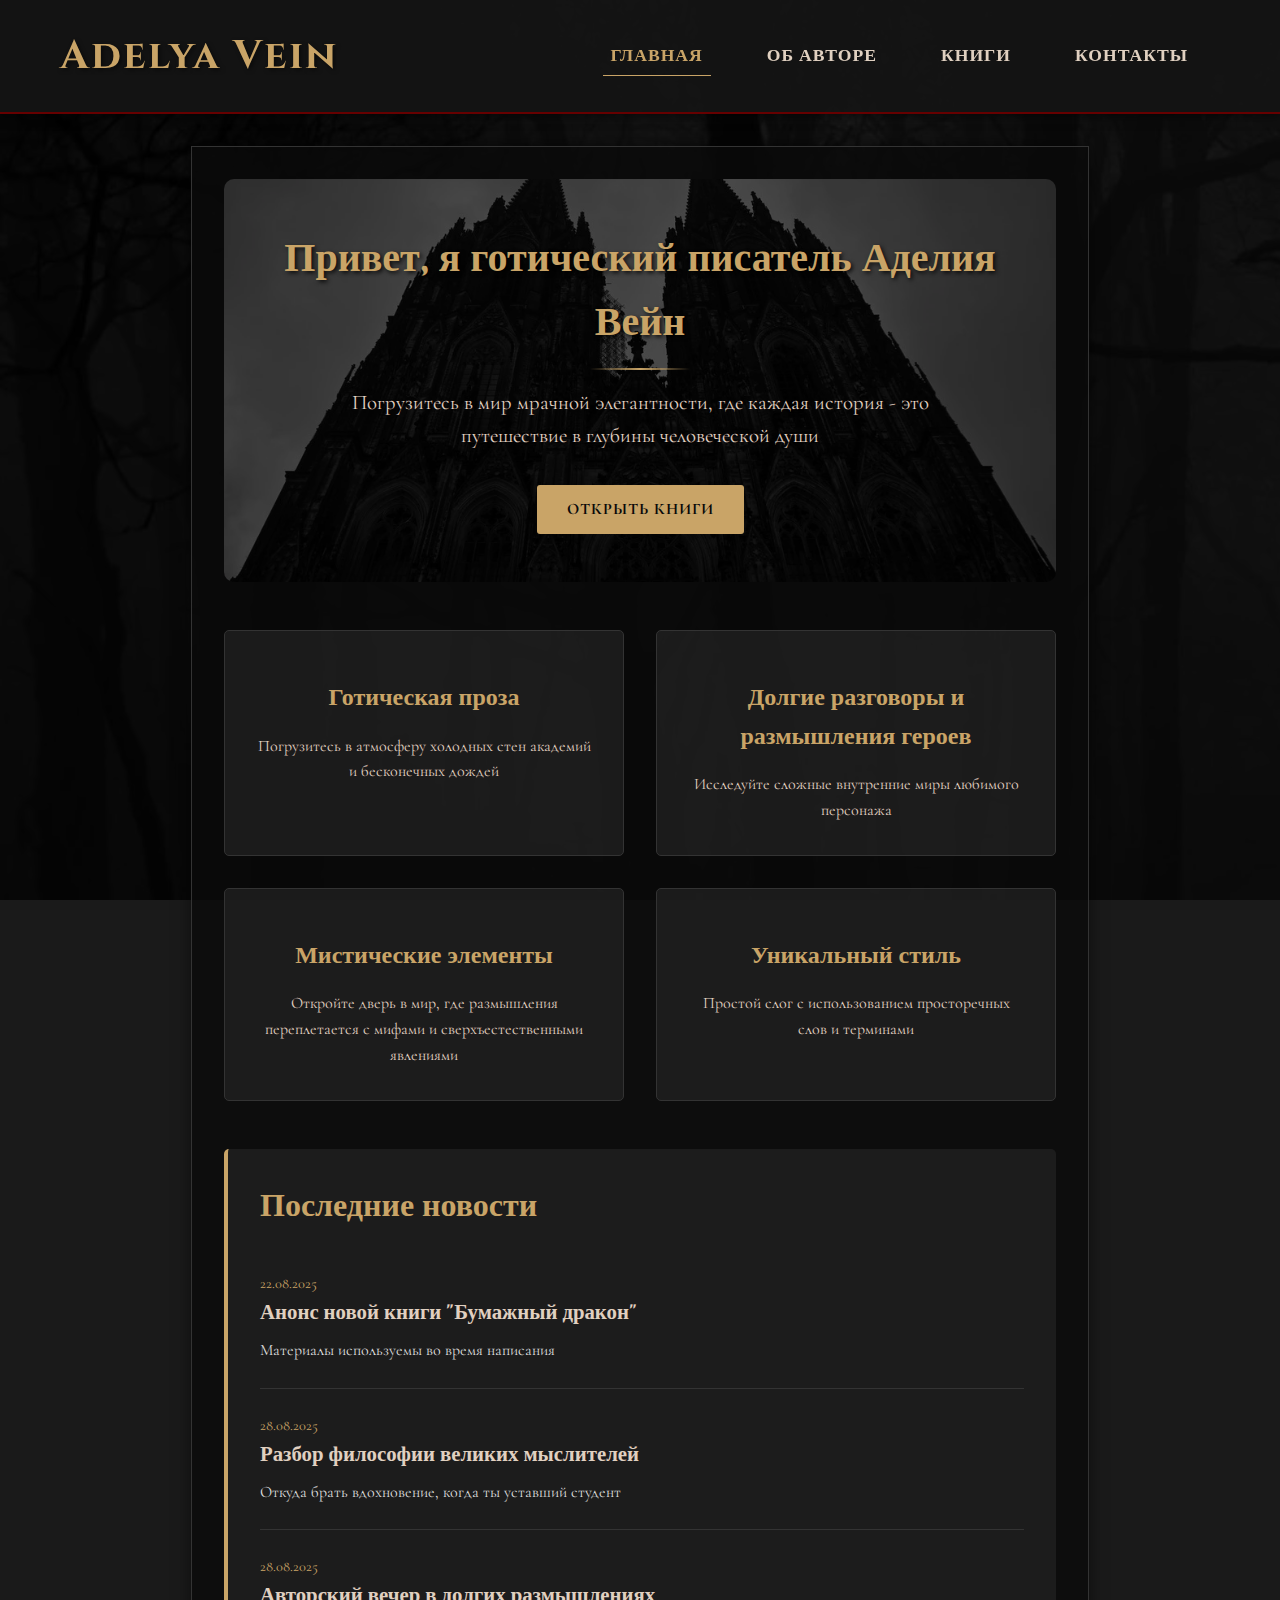
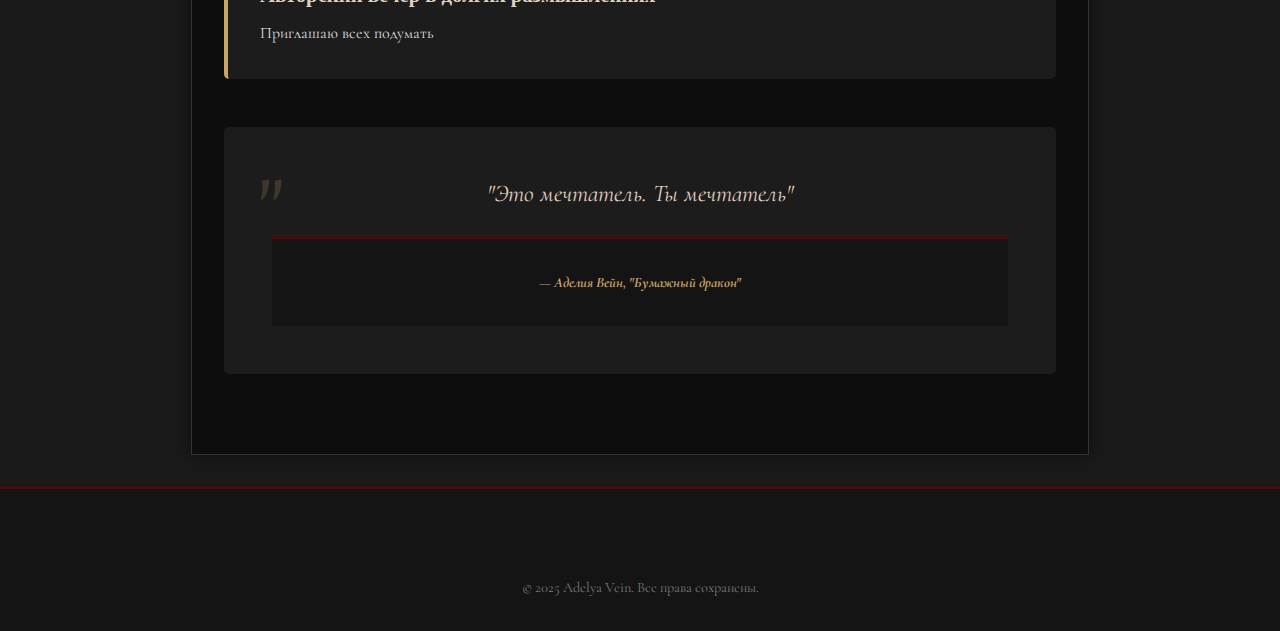
<file: index.html>
<!DOCTYPE html>
<html lang="ru">
<head>
    <meta charset="UTF-8">
    <meta name="viewport" content="width=device-width, initial-scale=1.0">
    <title>Adelya Vein | Главная</title>
    
    <!-- Preload critical resources -->
    <link rel="preload" href="styles.css" as="style">
    <link rel="preconnect" href="https://fonts.googleapis.com">
    <link rel="preconnect" href="https://fonts.gstatic.com" crossorigin>
    
    <!-- Font Awesome with only needed icons -->
    <link rel="stylesheet" href="https://cdnjs.cloudflare.com/ajax/libs/font-awesome/6.4.0/css/all.min.css" integrity="sha512-iecdLmaskl7CVkqkXNQ/ZH/XLlvWZOJyj7Yy7tcenmpD1ypASozpmT/E0iPtmFIB46ZmdtAc9eNBvH0H/ZpiBw==" crossorigin="anonymous" referrerpolicy="no-referrer" />
    
    <!-- Google Fonts with display=swap -->
    <link rel="stylesheet" href="https://fonts.googleapis.com/css2?family=Cinzel:wght@400;700&family=Cormorant+Garamond:ital,wght@0,400;0,600;1,400&display=swap">
    
    <link rel="stylesheet" href="styles.css">
    
    <!-- Стили для управления видимостью контента -->
    <style>
    .fonts-loading {
        opacity: 0;
    }
    .fonts-loaded {
        opacity: 1;
        transition: opacity 0.3s ease;
    }
    .sr-only {
        position: absolute;
        width: 1px;
        height: 1px;
        padding: 0;
        margin: -1px;
        overflow: hidden;
        clip: rect(0, 0, 0, 0);
        white-space: nowrap;
        border: 0;
    }
    </style>
</head>
<body class="fonts-loading">
    <header>
        <div class="header-container">
            <h1>Adelya Vein</h1>
            <nav>
                <ul>
                    <li><a href="index.html" class="active">Главная</a></li>
                    <li><a href="about.html">Об авторе</a></li>
                    <li><a href="books.html">Книги</a></li>
                    <li><a href="contact.html">Контакты</a></li>
                </ul>
            </nav>
            <button class="menu-toggle" aria-label="Открыть меню" aria-expanded="false">
                <span class="sr-only">Меню</span>
                <span></span>
                <span></span>
                <span></span>
            </button>
        </div>
    </header>

    <main>
        <section class="hero">
            <div class="hero-content animated">
                <h2>Привет, я готический писатель Аделия Вейн</h2>
                <p>Погрузитесь в мир мрачной элегантности, где каждая история - это путешествие в глубины человеческой души</p>
                <a href="books.html" class="cta-button">Открыть книги</a>
            </div>
        </section>

        <section class="features">
            <div class="feature-card animated">
                <div class="feature-icon">
                    <i class="fas fa-book-open" aria-hidden="true"></i>
                </div>
                <h3>Готическая проза</h3>
                <p>Погрузитесь в атмосферу холодных стен академий и бесконечных дождей</p>
            </div>
            
            <div class="feature-card animated">
                <div class="feature-icon">
                    <i class="fas fa-feather-alt" aria-hidden="true"></i>
                </div>
                <h3>Долгие разговоры и размышления героев</h3>
                <p>Исследуйте сложные внутренние миры любимого персонажа</p>
            </div>
            
            <div class="feature-card animated">
                <div class="feature-icon">
                    <i class="fas fa-moon" aria-hidden="true"></i>
                </div>
                <h3>Мистические элементы</h3>
                <p>Откройте дверь в мир, где размышления переплетается с мифами и сверхъестественными явлениями</p>
            </div>
			
			<div class="feature-card animated">
				<div class="feature-icon">
					<i class="fas fa-pen-nib" aria-hidden="true"></i>
				</div>
				<h3>Уникальный стиль</h3>
				<p>Простой слог с использованием просторечных слов и терминами</p>
			</div>
        </section>

        <section class="news-preview">
            <h2><i class="fas fa-newspaper" aria-hidden="true"></i> Последние новости</h2>
            
            <article class="news-item">
                <time class="news-date" datetime="1984-10-15">22.08.2025</time>
                <h3 class="news-title">Анонс новой книги "Бумажный дракон"</h3>
                <p class="news-excerpt">Материалы используемы во время написания</p>
            </article>
            
            <article class="news-item">
                <time class="news-date" datetime="2077-09-03">28.08.2025</time>
                <h3 class="news-title">Разбор философии великих мыслителей</h3>
                <p class="news-excerpt">Откуда брать вдохновение, когда ты уставший студент</p>
            </article>
            
            <article class="news-item">
                <time class="news-date" datetime="0777-08-20">28.08.2025</time>
                <h3 class="news-title">Авторский вечер в долгих размышлениях</h3>
                <p class="news-excerpt">Приглашаю всех подумать</p>
            </article>
        </section>

        <section class="quote-section">
            <blockquote class="quote">
                <p>"Это мечтатель. Ты мечтатель"</p>
                <footer class="author">— Аделия Вейн, <cite>"Бумажный дракон"</cite></footer>
            </blockquote>
        </section>
    </main>

    <footer>
        <div class="footer-content">
            <div class="social-links">
                <a href="#" aria-label="ВКонтакте" onclick="return false;"><i class="fab fa-vk" aria-hidden="true"></i></a>
                <a href="#" aria-label="Telegram" onclick="return false;"><i class="fab fa-telegram" aria-hidden="true"></i></a>
            </div>
            <p>&copy; 2025 Adelya Vein. Все права сохранены.</p>
        </div>
    </footer>

    <!-- Scripts at the end of body -->
    <script src="script.js"></script>
    <script>
    // Упрощенная логика загрузки шрифтов
    document.addEventListener('DOMContentLoaded', function() {
        // Используем современный API если доступен, иначе fallback
        if (document.fonts && document.fonts.ready) {
            document.fonts.ready.then(function() {
                document.body.classList.remove('fonts-loading');
                document.body.classList.add('fonts-loaded');
            }).catch(function() {
                // В случае ошибки все равно показываем контент
                showContent();
            });
        } else {
            // Fallback: показываем контент после короткой задержки
            setTimeout(showContent, 300);
        }
        
        // Резервный таймаут на случай проблем
        setTimeout(showContent, 2000);
        
        function showContent() {
            document.body.classList.remove('fonts-loading');
            document.body.classList.add('fonts-loaded');
        }
    });
    </script>
</body>
</html>
</file>
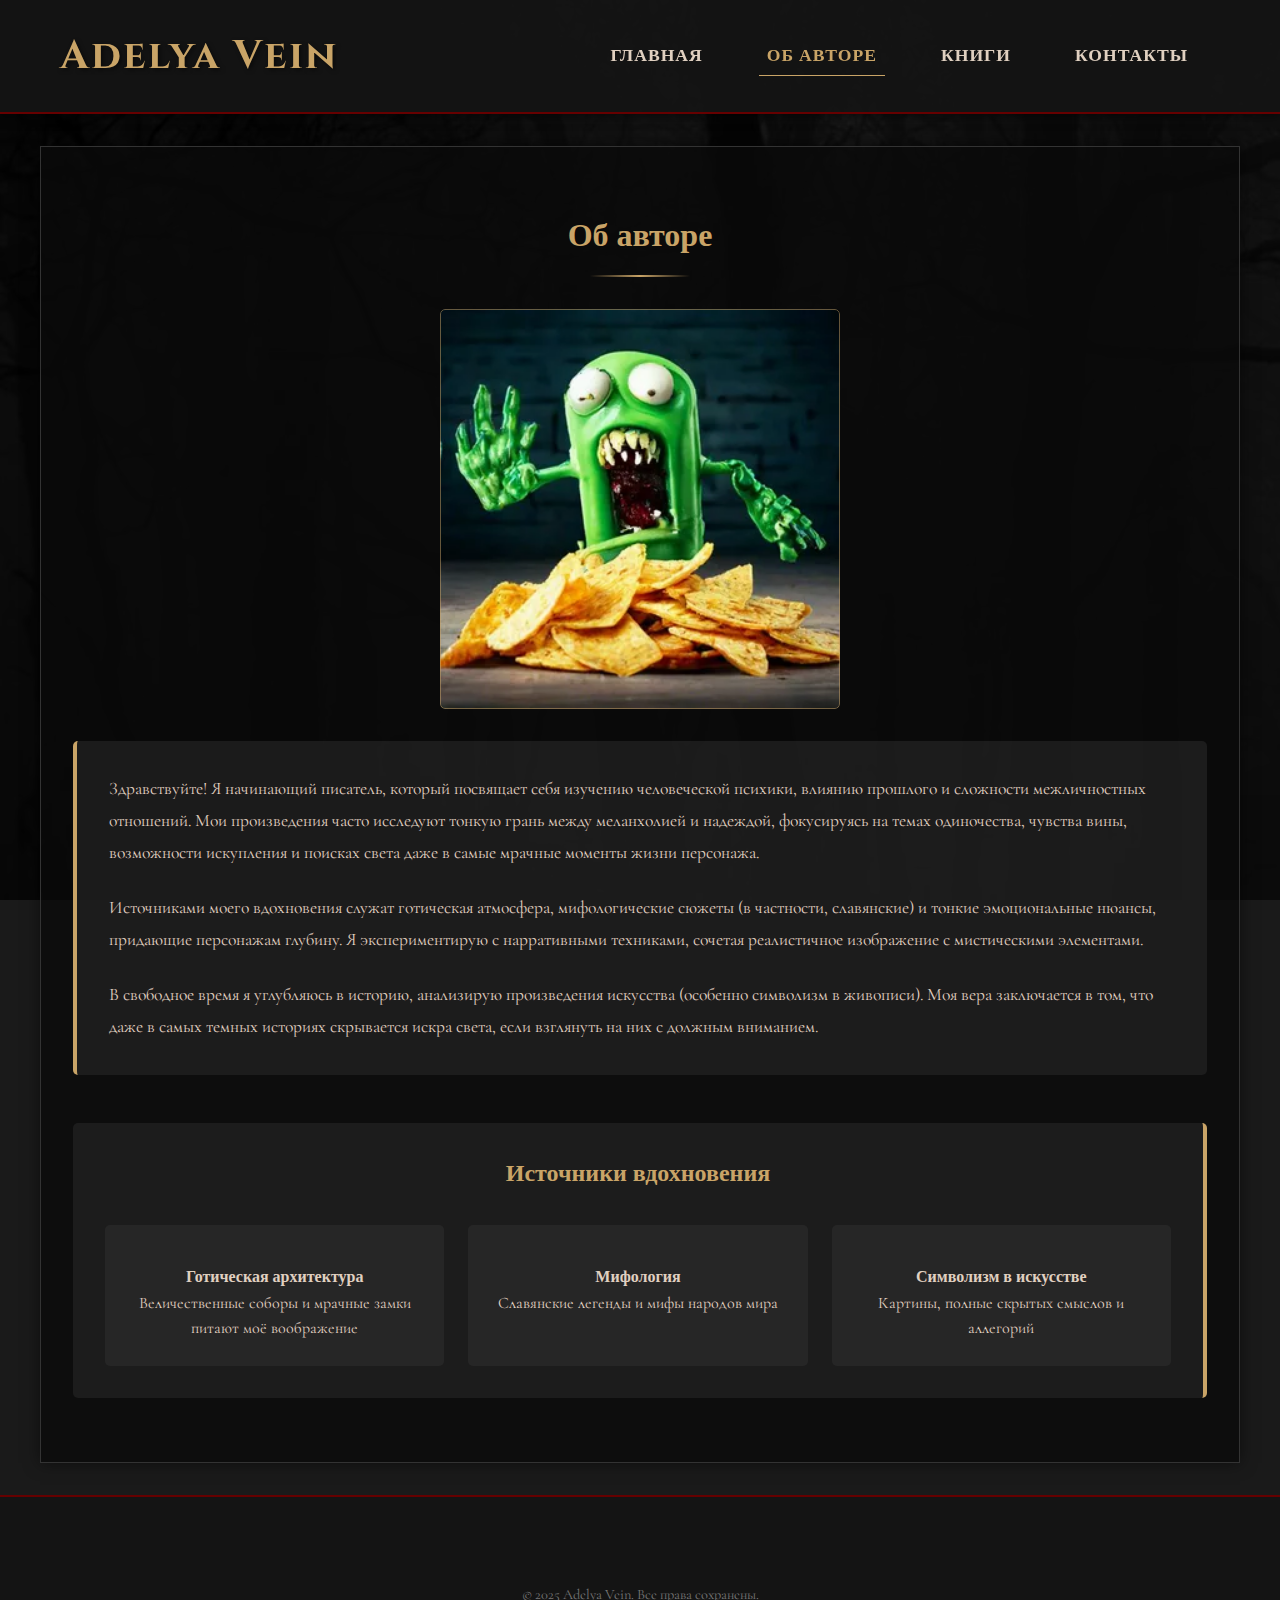
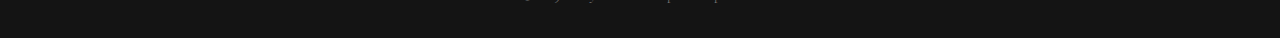
<file: about.html>
<!DOCTYPE html>
<html lang="ru">
<head>
    <meta charset="UTF-8">
    <meta name="viewport" content="width=device-width, initial-scale=1.0">
    <title>Adelya Vein | Об авторе</title>
    <meta name="description" content="Официальная страница автора Adelya Vein. Исследую грань между меланхолией и надеждой через готическую прозу и психологическую глубину.">
    
    <!-- Preload critical resources -->
    <link rel="preload" href="styles.css" as="style">
    <link rel="preconnect" href="https://fonts.googleapis.com">
    <link rel="preconnect" href="https://fonts.gstatic.com" crossorigin>
    
    <!-- Font Awesome with only needed icons -->
    <link rel="stylesheet" href="https://cdnjs.cloudflare.com/ajax/libs/font-awesome/6.4.0/css/all.min.css" integrity="sha512-iecdLmaskl7CVkqkXNQ/ZH/XLlvWZOJyj7Yy7tcenmpD1ypASozpmT/E0iPtmFIB46ZmdtAc9eNBvH0H/ZpiBw==" crossorigin="anonymous" referrerpolicy="no-referrer" />
    
    <!-- Google Fonts with display=swap -->
    <link rel="stylesheet" href="https://fonts.googleapis.com/css2?family=Cinzel:wght@400;700&family=Cormorant+Garamond:ital,wght@0,400;0,600;1,400&display=swap">
    
    <link rel="stylesheet" href="styles.css">
    
    <!-- Стили для управления видимостью контента -->
    <style>
    .fonts-loading {
        opacity: 0;
    }
    .fonts-loaded {
        opacity: 1;
        transition: opacity 0.3s ease;
    }
    .sr-only {
        position: absolute;
        width: 1px;
        height: 1px;
        padding: 0;
        margin: -1px;
        overflow: hidden;
        clip: rect(0, 0, 0, 0);
        white-space: nowrap;
        border: 0;
    }
    /* Локальные стили для ленивой загрузки изображений */
    .author-image img {
        opacity: 0;
        transition: opacity 0.5s ease;
    }
    .author-image img.loaded {
        opacity: 1;
    }
    /* Стили для кнопок соцсетей */
    .social-button {
        background: none;
        border: none;
        color: inherit;
        cursor: pointer;
        font-size: 1.5rem;
        margin: 0 10px;
        transition: color 0.3s ease;
    }
    .social-button:hover {
        color: #a67f78; /* Цвет при наведении */
    }
    </style>
</head>
<body class="fonts-loading">
    <header>
        <div class="header-container">
            <h1>Adelya Vein</h1>
            <nav>
                <ul>
                    <li><a href="index.html">Главная</a></li>
                    <li><a href="about.html" class="active">Об авторе</a></li>
                    <li><a href="books.html">Книги</a></li>
                    <li><a href="contact.html">Контакты</a></li>
                </ul>
            </nav>
            <button class="menu-toggle" aria-label="Открыть меню" aria-expanded="false">
                <span class="sr-only">Меню</span>
                <span></span>
                <span></span>
                <span></span>
            </button>
        </div>
    </header>

    <main>
        <section class="about-content">
            <h2>Об авторе</h2>
            <div class="author-bio">
                <div class="author-image animated">
                    <img 
                        src="images/avatar.jpg" 
                        alt="Портрет Adelya Vein" 
                        loading="lazy"
                        width="400"
                        height="400"
                        onload="this.classList.add('loaded')"
                    >
                </div>
                
                <div class="bio-text animated">
                    <p>Здравствуйте! Я начинающий писатель, который посвящает себя изучению человеческой психики, влиянию прошлого и сложности межличностных отношений. Мои произведения часто исследуют тонкую грань между меланхолией и надеждой, фокусируясь на темах одиночества, чувства вины, возможности искупления и поисках света даже в самые мрачные моменты жизни персонажа.</p>
                    <p>Источниками моего вдохновения служат готическая атмосфера, мифологические сюжеты (в частности, славянские) и тонкие эмоциональные нюансы, придающие персонажам глубину. Я экспериментирую с нарративными техниками, сочетая реалистичное изображение с мистическими элементами.</p>
                    <p>В свободное время я углубляюсь в историю, анализирую произведения искусства (особенно символизм в живописи). Моя вера заключается в том, что даже в самых темных историях скрывается искра света, если взглянуть на них с должным вниманием.</p>
                </div>
            </div>

            <div class="inspiration animated">
                <h3>Источники вдохновения</h3>
                <div class="inspiration-items">
                    <div class="inspiration-item">
                        <div class="inspiration-icon">
                            <i class="fas fa-landmark" aria-hidden="true"></i>
                        </div>
                        <h4>Готическая архитектура</h4>
                        <p>Величественные соборы и мрачные замки питают моё воображение</p>
                    </div>
                    
                    <div class="inspiration-item">
                        <div class="inspiration-icon">
                            <i class="fas fa-book-dead" aria-hidden="true"></i>
                        </div>
                        <h4>Мифология</h4>
                        <p>Славянские легенды и мифы народов мира</p>
                    </div>
                    
                    <div class="inspiration-item">
                        <div class="inspiration-icon">
                            <i class="fas fa-palette" aria-hidden="true"></i>
                        </div>
                        <h4>Символизм в искусстве</h4>
                        <p>Картины, полные скрытых смыслов и аллегорий</p>
                    </div>
                </div>
            </div>
        </section>
    </main>

    <footer>
        <div class="footer-content">
            <div class="social-links">
                <a href="#" aria-label="ВКонтакте" onclick="return false;"><i class="fab fa-vk" aria-hidden="true"></i></a>
                <a href="#" aria-label="Telegram" onclick="return false;"><i class="fab fa-telegram" aria-hidden="true"></i></a>
            </div>
            <p>&copy; 2025 Adelya Vein. Все права сохранены.</p>
        </div>
    </footer>

    <!-- Scripts at the end of body -->
    <script src="script.js"></script>
    <script>
    // Упрощенная логика загрузки шрифтов
    document.addEventListener('DOMContentLoaded', function() {
        // Используем современный API если доступен, иначе fallback
        if (document.fonts && document.fonts.ready) {
            document.fonts.ready.then(function() {
                document.body.classList.remove('fonts-loading');
                document.body.classList.add('fonts-loaded');
            }).catch(function() {
                // В случае ошибки все равно показываем контент
                showContent();
            });
        } else {
            // Fallback: показываем контент после короткой задержки
            setTimeout(showContent, 300);
        }
        
        // Резервный таймаут на случай проблем
        setTimeout(showContent, 2000);
        
        function showContent() {
            document.body.classList.remove('fonts-loading');
            document.body.classList.add('fonts-loaded');
        }
    });
    </script>
</body>
</html>
</file>
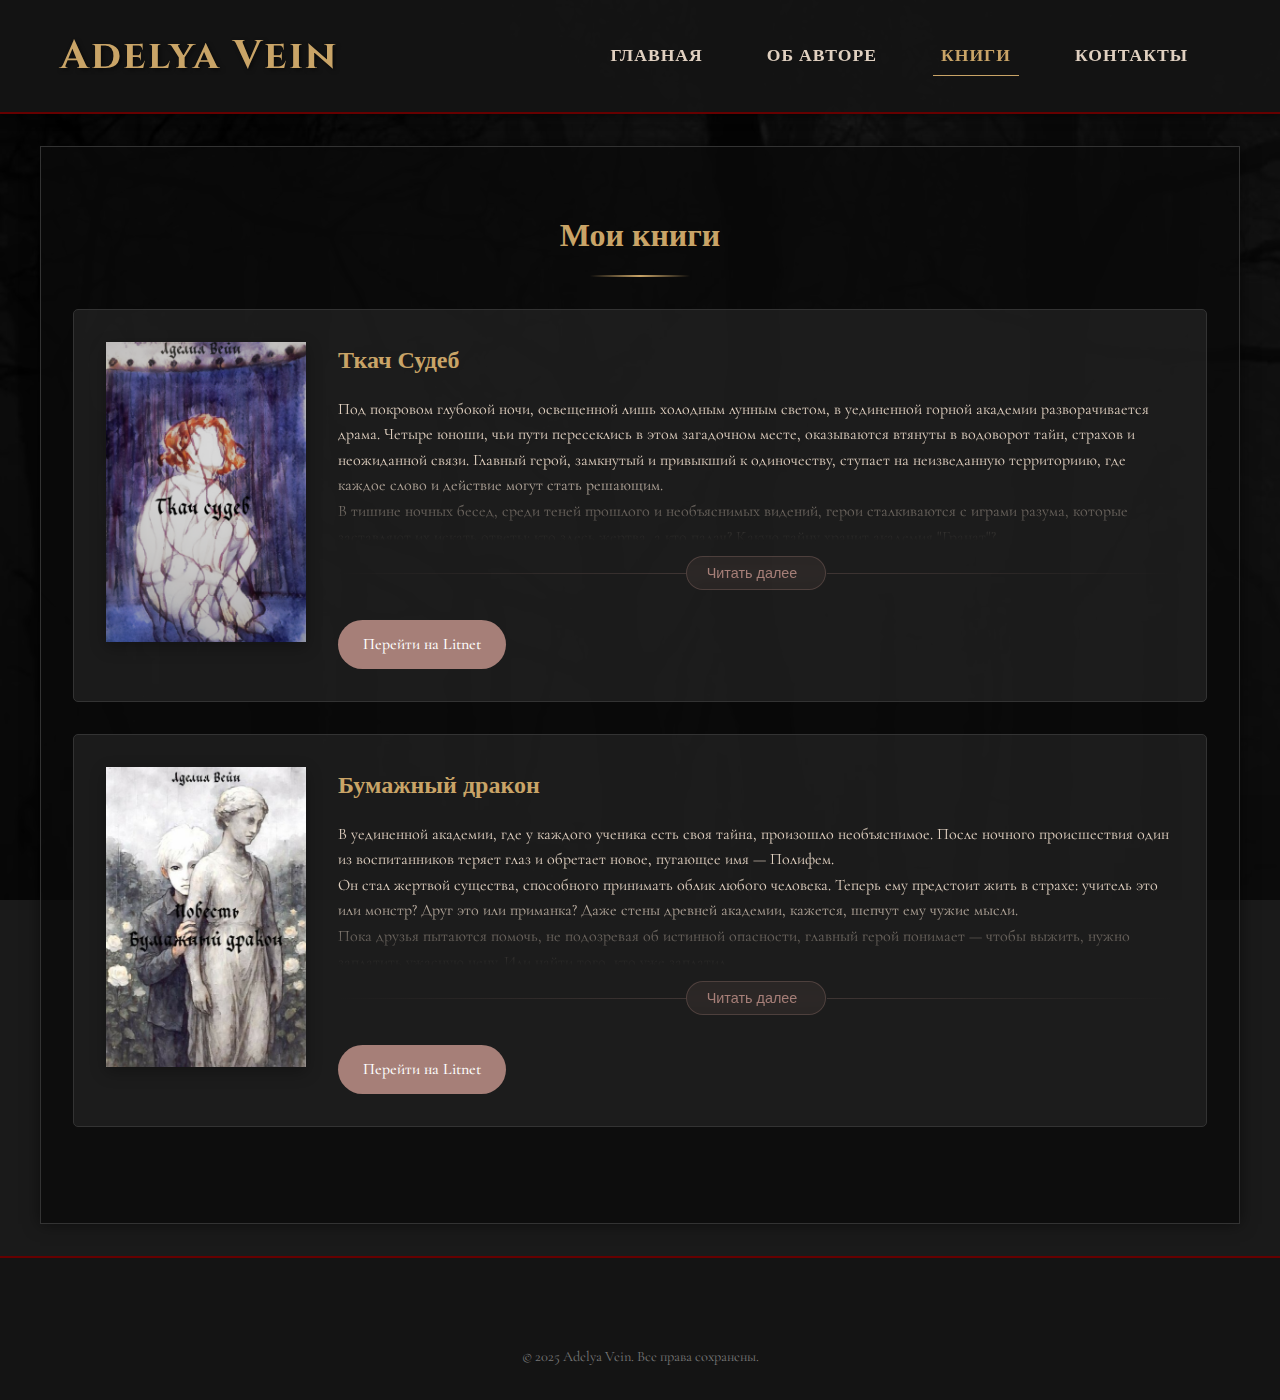
<file: books.html>
<!DOCTYPE html>
<html lang="ru">
<head>
    <meta charset="UTF-8">
    <meta name="viewport" content="width=device-width, initial-scale=1.0">
    <title>Adelya Vein | Книги</title>
    <meta name="description" content="Книги Adelya Vein: готическая проза и психологические драмы. «Ткач Судеб», «Бумажный дракон» и другие произведения.">
    
    <!-- Preload critical resources -->
    <link rel="preload" href="styles.css" as="style">
    <link rel="preconnect" href="https://fonts.googleapis.com">
    <link rel="preconnect" href="https://fonts.gstatic.com" crossorigin>
    
    <!-- Font Awesome with only needed icons -->
    <link rel="stylesheet" href="https://cdnjs.cloudflare.com/ajax/libs/font-awesome/6.4.0/css/all.min.css" integrity="sha512-iecdLmaskl7CVkqkXNQ/ZH/XLlvWZOJyj7Yy7tcenmpD1ypASozpmT/E0iPtmFIB46ZmdtAc9eNBvH0H/ZpiBw==" crossorigin="anonymous" referrerpolicy="no-referrer" />
    
    <!-- Google Fonts with display=swap -->
    <link rel="stylesheet" href="https://fonts.googleapis.com/css2?family=Cinzel:wght@400;700&family=Cormorant+Garamond:ital,wght@0,400;0,600;1,400&display=swap">
    
    <link rel="stylesheet" href="styles.css">
    
    <!-- Стили для управления видимостью контента -->
    <style>
    .fonts-loading {
        opacity: 0;
    }
    .fonts-loaded {
        opacity: 1;
        transition: opacity 0.3s ease;
    }
    .sr-only {
        position: absolute;
        width: 1px;
        height: 1px;
        padding: 0;
        margin: -1px;
        overflow: hidden;
        clip: rect(0, 0, 0, 0);
        white-space: nowrap;
        border: 0;
    }
    /* Локальные стили для ленивой загрузки изображений */
    .book-cover {
        opacity: 0;
        transition: opacity 0.5s ease;
    }
    .book-cover.loaded {
        opacity: 1;
    }
    /* Красивая анимация для кнопки "Читать далее" */
    .book-description {
        position: relative;
        overflow: hidden;
        transition: max-height 0.5s ease, opacity 0.4s ease;
    }
    .book-description.collapsed {
        max-height: 9em;
        mask-image: linear-gradient(to bottom, black 50%, transparent 100%);
        -webkit-mask-image: linear-gradient(to bottom, black 50%, transparent 100%);
    }
    .book-description.expanded {
        max-height: 1000px;
        mask-image: none;
        -webkit-mask-image: none;
    }
    .read-more-wrapper {
        display: flex;
        justify-content: center;
        margin: 15px 0;
        position: relative;
    }
    .read-more-wrapper:before {
        content: '';
        position: absolute;
        top: 50%;
        left: 0;
        right: 0;
        height: 1px;
        background: linear-gradient(90deg, transparent, rgba(166, 127, 120, 0.3), transparent);
        z-index: 0;
    }
    .read-more-btn {
        background: rgba(166, 127, 120, 0.1);
        border: 1px solid rgba(166, 127, 120, 0.3);
        border-radius: 20px;
        color: #a67f78;
        cursor: pointer;
        padding: 8px 20px;
        font-size: 0.9rem;
        transition: all 0.3s ease;
        position: relative;
        z-index: 1;
        backdrop-filter: blur(5px);
        display: flex;
        align-items: center;
        gap: 8px;
    }
    .read-more-btn:hover {
        background: rgba(166, 127, 120, 0.2);
        border-color: #a67f78;
        transform: translateY(-2px);
        box-shadow: 0 4px 12px rgba(166, 127, 120, 0.2);
    }
    .read-more-btn i {
        transition: transform 0.3s ease;
    }
    .read-more-btn[aria-expanded="true"] i {
        transform: rotate(180deg);
    }
    .buy-button {
        margin-top: 15px;
        display: inline-block;
        padding: 12px 25px;
        background-color: #a67f78;
        color: white;
        text-decoration: none;
        border-radius: 25px;
        transition: all 0.3s ease;
        font-weight: 500;
        text-align: center;
    }
    .buy-button:hover {
        background-color: #8a615a;
        transform: translateY(-2px);
        box-shadow: 0 4px 15px rgba(138, 97, 90, 0.3);
    }
    </style>
</head>
<body class="fonts-loading">
    <header>
        <div class="header-container">
            <h1>Adelya Vein</h1>
            <nav>
                <ul>
                    <li><a href="index.html">Главная</a></li>
                    <li><a href="about.html">Об авторе</a></li>
                    <li><a href="books.html" class="active">Книги</a></li>
                    <li><a href="contact.html">Контакты</a></li>
                </ul>
            </nav>
            <button class="menu-toggle" aria-label="Открыть меню" aria-expanded="false">
                <span class="sr-only">Меню</span>
                <span></span>
                <span></span>
                <span></span>
            </button>
        </div>
    </header>

    <main>
        <section class="books-listing">
            <h2 class="animated">Мои книги</h2>
            
            <div class="book-item animated">
                <img 
                    src="images/book1.jpg" 
                    alt="Обложка книги Ткач Судеб" 
                    class="book-cover"
                    loading="lazy"
                    width="300"
                    height="450"
                    onload="this.classList.add('loaded')"
                >
                <div class="book-details">
                    <h3>Ткач Судеб</h3>
                    <div class="book-description collapsed">
                        <p>Под покровом глубокой ночи, освещенной лишь холодным лунным светом, в уединенной горной академии разворачивается драма. Четыре юноши, чьи пути пересеклись в этом загадочном месте, оказываются втянуты в водоворот тайн, страхов и неожиданной связи. Главный герой, замкнутый и привыкший к одиночеству, ступает на неизведанную территориию, где каждое слово и действие могут стать решающим.</p>
                        <p>В тишине ночных бесед, среди теней прошлого и необъяснимых видений, герои сталкиваются с играми разума, которые заставляют их искать ответы: кто здесь жертва, а кто палач? Какую тайну хранит академия "Гранат"?</p>
                        <p>"Ткач судеб" – это история о хрупкости доверия и силе предательства, о том, как страх может парализовать, а смелость – спасти. Это рассказ о поиске света в самых темных уголках человеческой души.</p>
                    </div>
                    <div class="read-more-wrapper">
                        <button class="read-more-btn" aria-expanded="false">
                            <span>Читать далее</span>
                            <i class="fas fa-chevron-down" aria-hidden="true"></i>
                        </button>
                    </div>
                    <a href="https://litnet.com/ru/book/tkach-sudeb-b544955" class="buy-button" aria-label="Прочитать книгу 'Ткач Судеб' на Litnet" rel="noopener noreferrer">
                        <i aria-hidden="true"></i> Перейти на Litnet
                    </a>
                </div>
            </div>
            
            <div class="book-item animated">
                <img 
                    src="images/book2.jpg" 
                    alt="Обложка книги Бумажный дракон" 
                    class="book-cover"
                    loading="lazy"
                    width="300"
                    height="450"
                    onload="this.classList.add('loaded')"
                >
                <div class="book-details">
                    <h3>Бумажный дракон</h3>
                    <div class="book-description collapsed">
                        <p>В уединенной академии, где у каждого ученика есть своя тайна, произошло необъяснимое. После ночного происшествия один из воспитанников теряет глаз и обретает новое, пугающее имя — Полифем.</p>
                        <p>Он стал жертвой существа, способного принимать облик любого человека. Теперь ему предстоит жить в страхе: учитель это или монстр? Друг это или приманка? Даже стены древней академии, кажется, шепчут ему чужие мысли.</p>
                        <p>Пока друзья пытаются помочь, не подозревая об истинной опасности, главный герой понимает — чтобы выжить, нужно заплатить ужасную цену. Или найти того, кто уже заплатил.</p>
                    </div>
                    <div class="read-more-wrapper">
                        <button class="read-more-btn" aria-expanded="false">
                            <span>Читать далее</span>
                            <i class="fas fa-chevron-down" aria-hidden="true"></i>
                        </button>
                    </div>
                    <a href="https://litnet.com/ru/book/bumazhnyi-drakon-b546691" class="buy-button" aria-label="Прочитать книгу 'Бумажный дракон' на Litnet" rel="noopener noreferrer">
                        <i aria-hidden="true"></i> Перейти на Litnet
                    </a>
                </div>
            </div>
        </section>
    </main>

    <footer>
        <div class="footer-content">
            <div class="social-links">
                <a href="#" aria-label="ВКонтакте" onclick="return false;"><i class="fab fa-vk" aria-hidden="true"></i></a>
                <a href="#" aria-label="Telegram" onclick="return false;"><i class="fab fa-telegram" aria-hidden="true"></i></a>
            </div>
            <p>&copy; 2025 Adelya Vein. Все права сохранены.</p>
        </div>
    </footer>

    <!-- Scripts at the end of body -->
    <script src="script.js"></script>
    <script>
    // Упрощенная логика загрузки шрифтов
    document.addEventListener('DOMContentLoaded', function() {
        // Используем современный API если доступен, иначе fallback
        if (document.fonts && document.fonts.ready) {
            document.fonts.ready.then(function() {
                document.body.classList.remove('fonts-loading');
                document.body.classList.add('fonts-loaded');
            }).catch(function() {
                // В случае ошибки все равно показываем контент
                showContent();
            });
        } else {
            // Fallback: показываем контент после короткой задержки
            setTimeout(showContent, 300);
        }
        
        // Резервный таймаут на случай проблем
        setTimeout(showContent, 2000);
        
        function showContent() {
            document.body.classList.remove('fonts-loading');
            document.body.classList.add('fonts-loaded');
        }

        // Красивая анимация для кнопок "Читать далее"
        const readMoreButtons = document.querySelectorAll('.read-more-btn');
        readMoreButtons.forEach(button => {
            button.addEventListener('click', function() {
                const description = this.closest('.book-details').querySelector('.book-description');
                const isExpanded = description.classList.toggle('collapsed');
                description.classList.toggle('expanded');
                
                this.setAttribute('aria-expanded', !isExpanded);
                const textSpan = this.querySelector('span');
                textSpan.textContent = isExpanded ? 'Читать далее' : 'Свернуть';
                
                // Плавная прокрутка к expanded контенту
                if (!isExpanded) {
                    setTimeout(() => {
                        description.scrollIntoView({ behavior: 'smooth', block: 'nearest' });
                    }, 300);
                }
            });
        });
    });
    </script>
</body>
</html>
</file>
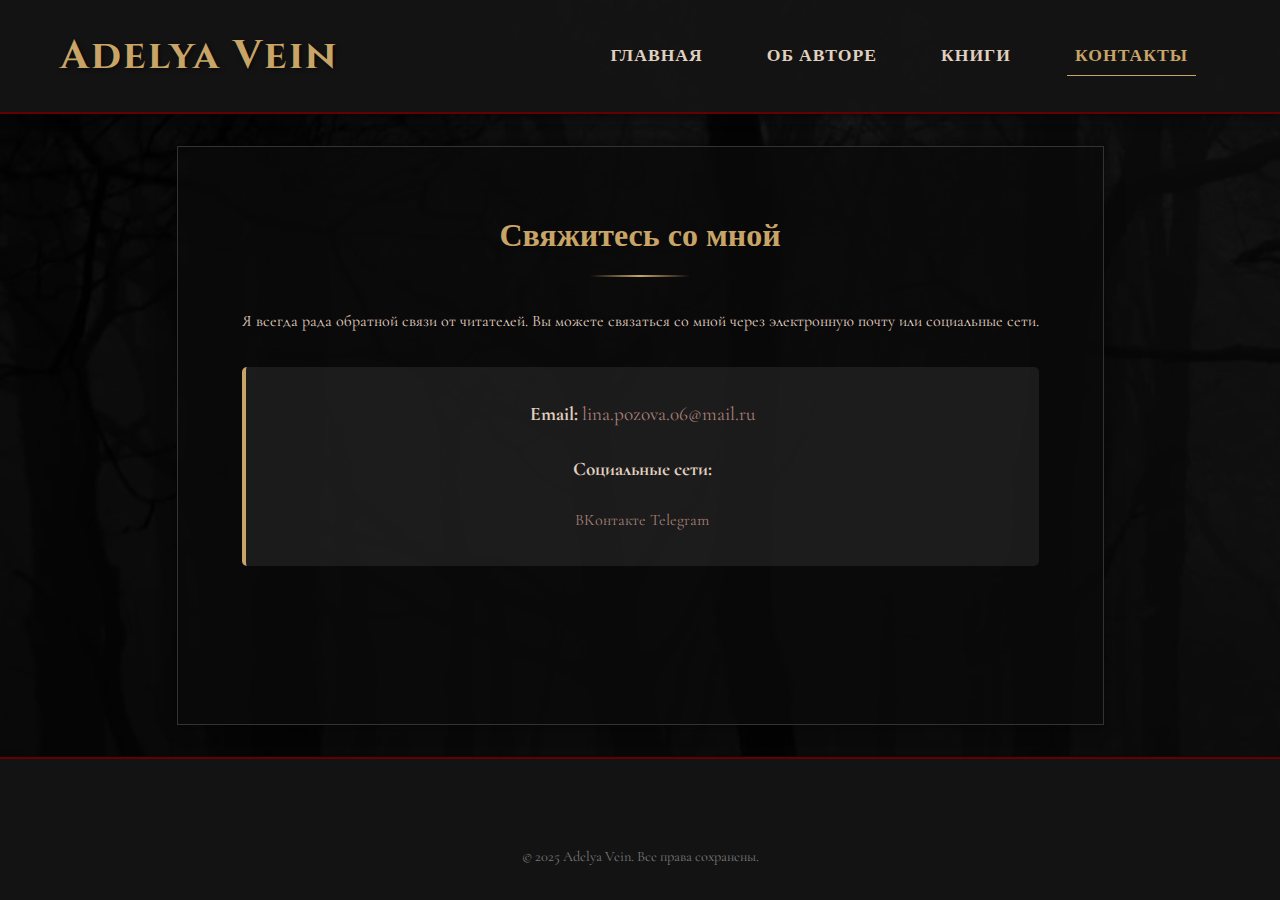
<file: contact.html>
<!DOCTYPE html>
<html lang="ru">
<head>
    <meta charset="UTF-8">
    <meta name="viewport" content="width=device-width, initial-scale=1.0">
    <title>Adelya Vein | Контакты</title>
    <meta name="description" content="Свяжитесь с Adelya Vein. Контактная информация, электронная почта и ссылки на социальные сети.">
    
    <!-- Preload critical resources -->
    <link rel="preload" href="styles.css" as="style">
    <link rel="preconnect" href="https://fonts.googleapis.com">
    <link rel="preconnect" href="https://fonts.gstatic.com" crossorigin>
    
    <!-- Font Awesome with only needed icons -->
    <link rel="stylesheet" href="https://cdnjs.cloudflare.com/ajax/libs/font-awesome/6.4.0/css/all.min.css" integrity="sha512-iecdLmaskl7CVkqkXNQ/ZH/XLlvWZOJyj7Yy7tcenmpD1ypASozpmT/E0iPtmFIB46ZmdtAc9eNBvH0H/ZpiBw==" crossorigin="anonymous" referrerpolicy="no-referrer" />
    
    <!-- Google Fonts with display=swap -->
    <link rel="stylesheet" href="https://fonts.googleapis.com/css2?family=Cinzel:wght@400;700&family=Cormorant+Garamond:ital,wght@0,400;0,600;1,400&display=swap">
    
    <link rel="stylesheet" href="styles.css">
    
    <!-- Стили для управления видимостью контента -->
    <style>
    .fonts-loading {
        opacity: 0;
    }
    .fonts-loaded {
        opacity: 1;
        transition: opacity 0.3s ease;
    }
    .sr-only {
        position: absolute;
        width: 1px;
        height: 1px;
        padding: 0;
        margin: -1px;
        overflow: hidden;
        clip: rect(0, 0, 0, 0);
        white-space: nowrap;
        border: 0;
    }
    /* Стили для контактной информации */
    .contact-details a {
        color: #a67f78;
        text-decoration: none;
        transition: color 0.3s ease;
    }
    .contact-details a:hover {
        color: #8a615a;
        text-decoration: underline;
    }
    .email-link {
        word-break: break-all;
    }
    </style>
</head>
<body class="fonts-loading">
    <header>
        <div class="header-container">
            <h1>Adelya Vein</h1>
            <nav>
                <ul>
                    <li><a href="index.html">Главная</a></li>
                    <li><a href="about.html">Об авторе</a></li>
                    <li><a href="books.html">Книги</a></li>
                    <li><a href="contact.html" class="active">Контакты</a></li>
                </ul>
            </nav>
            <button class="menu-toggle" aria-label="Открыть меню" aria-expanded="false">
                <span class="sr-only">Меню</span>
                <span></span>
                <span></span>
                <span></span>
            </button>
        </div>
    </header>

    <main>
        <section class="contact-info animated">
            <h2>Свяжитесь со мной</h2>
            <p>Я всегда рада обратной связи от читателей. Вы можете связаться со мной через электронную почту или социальные сети.</p>
            
            <div class="contact-details">
                <p><strong>Email:</strong> <a href="mailto:lina.pozova.06@mail.ru" class="email-link">lina.pozova.06@mail.ru</a></p>
                <div class="social-contacts">
                    <p><strong>Социальные сети:</strong></p>
                    <div class="social-buttons">
                        <a href="#" onclick="return false;" aria-label="ВКонтакте">
                            <i class="fab fa-vk" aria-hidden="true"></i> ВКонтакте
                        </a>
                        <a href="#" onclick="return false;" aria-label="Telegram">
                            <i class="fab fa-telegram" aria-hidden="true"></i> Telegram
                        </a>
                    </div>
                </div>
            </div>
        </section>
    </main>

    <footer>
        <div class="footer-content">
            <div class="social-links">
                <a href="#" aria-label="ВКонтакте" onclick="return false;"><i class="fab fa-vk" aria-hidden="true"></i></a>
                <a href="#" aria-label="Telegram" onclick="return false;"><i class="fab fa-telegram" aria-hidden="true"></i></a>
            </div>
            <p>&copy; 2025 Adelya Vein. Все права сохранены.</p>
        </div>
    </footer>

    <!-- Scripts at the end of body -->
    <script src="script.js"></script>
    <script>
    // Упрощенная логика загрузки шрифтов
    document.addEventListener('DOMContentLoaded', function() {
        // Используем современный API если доступен, иначе fallback
        if (document.fonts && document.fonts.ready) {
            document.fonts.ready.then(function() {
                document.body.classList.remove('fonts-loading');
                document.body.classList.add('fonts-loaded');
            }).catch(function() {
                // В случае ошибки все равно показываем контент
                showContent();
            });
        } else {
            // Fallback: показываем контент после короткой задержки
            setTimeout(showContent, 300);
        }
        
        // Резервный таймаут на случай проблем
        setTimeout(showContent, 2000);
        
        function showContent() {
            document.body.classList.remove('fonts-loading');
            document.body.classList.add('fonts-loaded');
        }
    });
    </script>
</body>
</html>
</file>
<file: styles.css>
* {
    margin: 0;
    padding: 0;
    box-sizing: border-box;
}

:root {
    --dark-bg: #0a0a0a;
    --lighter-bg: #1a1a1a;
    --gold: #c9a467;
    --parchment: #e0d0c0;
    --blood: #600;
    --dark-red: #400;
}

body {
    font-family: 'Cormorant Garamond', Georgia, 'Times New Roman', serif;
    background-color: var(--dark-bg);
    color: var(--parchment);
    line-height: 1.6;
    background-image: url('images/background-image.jpg');
    background-size: cover;
    background-attachment: fixed;
    background-blend-mode: overlay;
    background-color: var(--lighter-bg);
    min-height: 100vh;
    display: flex;
    flex-direction: column;
}

.header-container {
    max-width: 1200px;
    margin: 0 auto;
    padding: 0 20px;
    display: flex;
    justify-content: space-between;
    align-items: center;
}

header {
    background-color: rgba(20, 20, 20, 0.95);
    padding: 1.5rem 0;
    border-bottom: 2px solid var(--blood);
    position: sticky;
    top: 0;
    z-index: 100;
    box-shadow: 0 2px 10px rgba(0, 0, 0, 0.5);
}

h1, h2, h3, h4, nav {
    font-family: 'Cinzel', 'Times New Roman', Georgia, serif;
    font-weight: 700;
}

h1 {
    color: var(--gold);
    font-size: 2.5rem;
    text-shadow: 2px 2px 4px rgba(0, 0, 0, 0.5);
    letter-spacing: 2px;
}

h2 {
    font-size: 2rem;
    margin-bottom: 2rem;
    color: var(--gold);
    text-align: center;
    position: relative;
    padding-bottom: 15px;
}

h2:after {
    content: '';
    position: absolute;
    bottom: 0;
    left: 50%;
    transform: translateX(-50%);
    width: 100px;
    height: 2px;
    background: linear-gradient(90deg, transparent, var(--gold), transparent);
}

h3 {
    color: var(--gold);
    margin-bottom: 1rem;
    font-size: 1.5rem;
}

nav ul {
    list-style: none;
    display: flex;
    margin: 0;
}

nav li {
    margin: 0 1.5rem;
}

nav a {
    color: var(--parchment);
    text-decoration: none;
    font-size: 1.1rem;
    text-transform: uppercase;
    letter-spacing: 1px;
    padding: 0.5rem;
    border-bottom: 1px solid transparent;
    transition: all 0.3s ease;
    position: relative;
}

nav a:after {
    content: '';
    position: absolute;
    width: 0;
    height: 1px;
    bottom: 0;
    left: 0;
    background-color: var(--gold);
    transition: width 0.3s ease;
}

nav a:hover:after,
nav a.active:after {
    width: 100%;
}

nav a:hover,
nav a.active {
    color: var(--gold);
}

.menu-toggle {
    display: none;
    flex-direction: column;
    background: transparent;
    border: none;
    cursor: pointer;
    padding: 5px;
}

.menu-toggle span {
    width: 25px;
    height: 2px;
    background-color: var(--parchment);
    margin: 3px 0;
    transition: 0.3s;
}

main {
    max-width: 1200px;
    margin: 2rem auto;
    padding: 2rem;
    background-color: rgba(10, 10, 10, 0.8);
    border: 1px solid #333;
    box-shadow: 0 0 15px rgba(0, 0, 0, 0.5);
    flex: 1;
}

.hero {
    text-align: center;
    padding: 3rem 1rem;
    margin-bottom: 2rem;
    position: relative;
    overflow: hidden;
    border-radius: 10px;
    background: linear-gradient(rgba(0, 0, 0, 0.7), rgba(0, 0, 0, 0.7)), 
                url('images/hero-background.jpg') center/cover;
}

.hero-content {
    max-width: 800px;
    margin: 0 auto;
    position: relative;
    z-index: 2;
}

.hero h2 {
    font-size: 2.5rem;
    margin-bottom: 1rem;
    color: var(--gold);
    text-shadow: 2px 2px 4px rgba(0, 0, 0, 0.8);
}

.hero p {
    font-size: 1.3rem;
    margin-bottom: 2rem;
    max-width: 600px;
    margin-left: auto;
    margin-right: auto;
}

.cta-button {
    display: inline-block;
    background: var(--gold);
    color: var(--dark-bg);
    padding: 12px 30px;
    text-decoration: none;
    border-radius: 3px;
    font-weight: bold;
    transition: all 0.3s ease;
    text-transform: uppercase;
    letter-spacing: 1px;
}

.cta-button:hover {
    background: #d4b579;
    transform: translateY(-2px);
    box-shadow: 0 5px 15px rgba(0, 0, 0, 0.3);
}

.features {
    display: grid;
    grid-template-columns: repeat(auto-fit, minmax(300px, 1fr));
    gap: 2rem;
    margin: 3rem 0;
}

.feature-card {
    background: rgba(30, 30, 30, 0.9);
    padding: 2rem;
    border-radius: 5px;
    text-align: center;
    transition: transform 0.3s ease;
    border: 1px solid #333;
}

.feature-card:hover {
    transform: translateY(-5px);
    border-color: var(--gold);
}

.feature-icon {
    font-size: 2.5rem;
    color: var(--gold);
    margin-bottom: 1rem;
}

.news-preview {
    padding: 2rem;
    background: rgba(30, 30, 30, 0.9);
    border-radius: 5px;
    margin: 2rem 0;
    border-left: 4px solid var(--gold);
}

.news-preview h2 {
    text-align: left;
    margin-bottom: 1.5rem;
}

.news-preview h2:after {
    display: none;
}

.news-item {
    margin-bottom: 1.5rem;
    padding-bottom: 1.5rem;
    border-bottom: 1px solid #333;
}

.news-item:last-child {
    border-bottom: none;
    margin-bottom: 0;
    padding-bottom: 0;
}

.news-date {
    color: var(--gold);
    font-size: 0.9rem;
    margin-bottom: 0.5rem;
}

.news-title {
    font-size: 1.3rem;
    margin-bottom: 0.5rem;
    color: var(--parchment);
}

.news-excerpt {
    color: #ddd;
}

.read-more {
    display: inline-block;
    margin-top: 1rem;
    color: var(--gold);
    text-decoration: none;
    font-weight: bold;
    position: relative;
}

.read-more:after {
    content: '';
    position: absolute;
    width: 0;
    height: 1px;
    bottom: -2px;
    left: 0;
    background-color: var(--gold);
    transition: width 0.3s ease;
}

.read-more:hover:after {
    width: 100%;
}

.quote-section {
    text-align: center;
    padding: 3rem;
    margin: 3rem 0;
    background: rgba(30, 30, 30, 0.9);
    border-radius: 5px;
    position: relative;
}

.quote-section:before {
    content: '"';
    font-size: 6rem;
    color: var(--gold);
    opacity: 0.2;
    position: absolute;
    top: 1rem;
    left: 2rem;
    font-family: 'Cinzel', serif;
}

.quote {
    font-size: 1.5rem;
    font-style: italic;
    color: var(--parchment);
    max-width: 800px;
    margin: 0 auto;
    position: relative;
    z-index: 2;
}

.author {
    margin-top: 1.5rem;
    color: var(--gold);
    font-weight: bold;
}

.about-content {
    padding: 2rem 0;
}

.author-bio {
    display: flex;
    flex-direction: column;
    gap: 2rem;
}

.author-image {
    width: 100%;
    max-width: 400px;
    margin: 0 auto;
    border-radius: 5px;
    overflow: hidden;
    position: relative;
}

.author-image img {
    width: 100%;
    display: block;
    transition: transform 0.5s ease;
}

.author-image:hover img {
    transform: scale(1.05);
}

.author-image:after {
    content: '';
    position: absolute;
    top: 0;
    left: 0;
    right: 0;
    bottom: 0;
    border: 1px solid var(--gold);
    border-radius: 5px;
    opacity: 0.5;
    pointer-events: none;
}

.bio-text {
    background: rgba(30, 30, 30, 0.9);
    padding: 2rem;
    border-radius: 5px;
    border-left: 4px solid var(--gold);
}

.bio-text p {
    margin-bottom: 1.5rem;
    font-size: 1.1rem;
    line-height: 1.8;
}

.bio-text p:last-child {
    margin-bottom: 0;
}

.inspiration {
    margin-top: 3rem;
    padding: 2rem;
    background: rgba(30, 30, 30, 0.9);
    border-radius: 5px;
    border-right: 4px solid var(--gold);
}

.inspiration h3 {
    text-align: center;
    margin-bottom: 2rem;
}

.inspiration-items {
    display: grid;
    grid-template-columns: repeat(auto-fit, minmax(250px, 1fr));
    gap: 1.5rem;
}

.inspiration-item {
    text-align: center;
    padding: 1.5rem;
    background: rgba(40, 40, 40, 0.9);
    border-radius: 5px;
    transition: transform 0.3s ease;
}

.inspiration-item:hover {
    transform: translateY(-5px);
}

.inspiration-icon {
    font-size: 2rem;
    color: var(--gold);
    margin-bottom: 1rem;
}

.books-listing {
    padding: 2rem 0;
}

.book-item {
    display: flex;
    background: rgba(30, 30, 30, 0.9);
    padding: 2rem;
    border-radius: 5px;
    margin-bottom: 2rem;
    border: 1px solid #333;
    transition: transform 0.3s ease;
}

.book-item:hover {
    transform: translateY(-5px);
    border-color: var(--gold);
}

.book-cover {
    width: 200px;
    height: 300px;
    object-fit: cover;
    margin-right: 2rem;
    box-shadow: 0 5px 15px rgba(0, 0, 0, 0.3);
}

.book-details {
    flex: 1;
}

.book-details h3 {
    margin-top: 0;
}

.buy-button {
    display: inline-block;
    background: var(--gold);
    color: var(--dark-bg);
    padding: 10px 20px;
    text-decoration: none;
    border-radius: 3px;
    font-weight: bold;
    transition: all 0.3s ease;
    margin-top: 1rem;
}

.buy-button:hover {
    background: #d4b579;
    transform: translateY(-2px);
    box-shadow: 0 5px 10px rgba(0, 0, 0, 0.2);
}

.contact-info {
    text-align: center;
    padding: 2rem;
}

.contact-details {
    background: rgba(30, 30, 30, 0.9);
    padding: 2rem;
    border-radius: 5px;
    margin: 2rem 0;
    border-left: 4px solid var(--gold);
}

.contact-details p {
    margin-bottom: 1.5rem;
    font-size: 1.2rem;
}

.contact-details a {
    color: var(--gold);
    text-decoration: none;
    transition: color 0.3s ease;
}

.contact-details a:hover {
    color: #d4b579;
    text-decoration: underline;
}

footer {
    background-color: rgba(20, 20, 20, 0.95);
    border-top: 2px solid var(--blood);
    color: #777;
    font-size: 0.9rem;
    padding: 2rem 0;
    margin-top: auto;
}

.footer-content {
    max-width: 1200px;
    margin: 0 auto;
    text-align: center;
}

.social-links {
    margin-bottom: 1rem;
}

.social-links a {
    color: var(--parchment);
    font-size: 1.5rem;
    margin: 0 10px;
    transition: color 0.3s ease;
}

.social-links a:hover {
    color: var(--gold);
}

/* Анимации */
@keyframes fadeIn {
    from { opacity: 0; transform: translateY(20px); }
    to { opacity: 1; transform: translateY(0); }
}

/* Адаптивность */
@media (max-width: 900px) {
    .features,
    .inspiration-items {
        grid-template-columns: 1fr;
    }
}

@media (max-width: 768px) {
    h1 {
        font-size: 2rem;
    }
    
    nav ul {
        display: none;
        flex-direction: column;
        position: absolute;
        top: 100%;
        left: 0;
        right: 0;
        background: rgba(20, 20, 20, 0.98);
        padding: 1rem 0;
        border-top: 1px solid var(--blood);
    }
    
    nav ul.show {
        display: flex;
    }
    
    nav li {
        margin: 0.5rem 0;
        text-align: center;
    }
    
    .menu-toggle {
        display: flex;
    }
    
    main {
        padding: 1.5rem;
        margin: 1rem;
    }

    .author-bio {
        flex-direction: column;
    }

    .author-image {
        max-width: 300px;
    }

    .hero h2 {
        font-size: 2rem;
    }

    .hero p {
        font-size: 1.1rem;
    }

    .book-item {
        flex-direction: column;
    }

    .book-cover {
        width: 100%;
        height: auto;
        margin-right: 0;
        margin-bottom: 1.5rem;
    }
}

@media (max-width: 480px) {
    h1 {
        font-size: 1.8rem;
    }
    
    h2 {
        font-size: 1.6rem;
    }
    
    h3 {
        font-size: 1.3rem;
    }
    
    .header-container {
        padding: 0 15px;
    }
    
    main {
        padding: 1rem;
        margin: 0.5rem;
    }
    
    .hero {
        padding: 2rem 1rem;
    }
    
    .hero h2 {
        font-size: 1.8rem;
    }
    
    .feature-card {
        padding: 1.5rem;
    }
    
    .quote-section {
        padding: 2rem 1rem;
    }
    
    .quote {
        font-size: 1.2rem;
    }

    .book-item {
        padding: 1.5rem;
    }
    
    .bio-text, .inspiration, .contact-details {
        padding: 1.5rem;
    }
}
</file>
